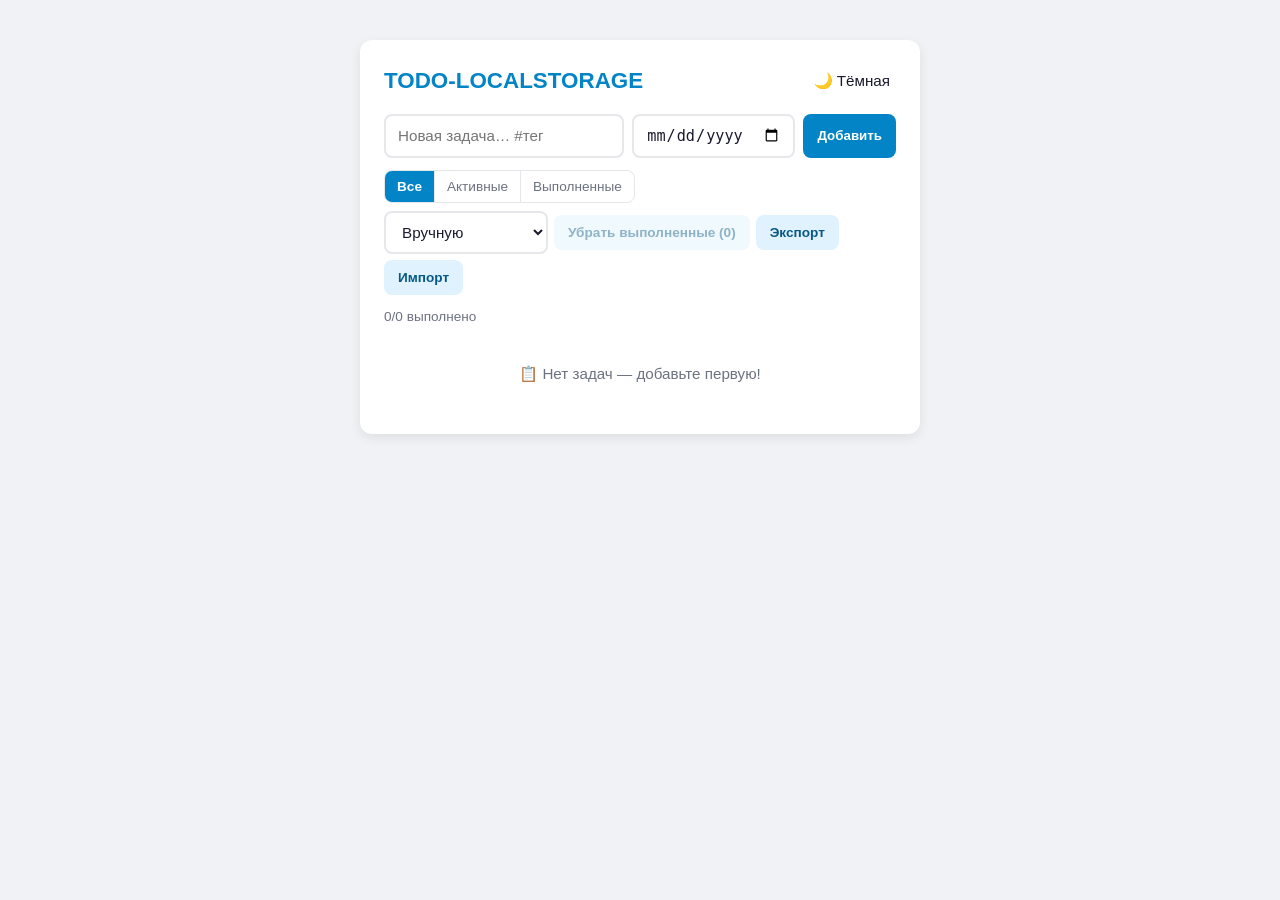
<file: src/index.html>
<!DOCTYPE html>
<html lang="ru" data-theme="auto">
<head>
  <meta charset="UTF-8">
  <meta name="viewport" content="width=device-width, initial-scale=1.0">
  <meta name="color-scheme" content="light dark">
  <meta http-equiv="Content-Security-Policy" content="default-src 'self'; script-src 'self'; style-src 'self' 'unsafe-inline'; img-src 'self' data:;">
  <title>TODO-LOCALSTORAGE</title>
  <link rel="stylesheet" href="styles.css">
</head>
<body>
  <div class="todo-container">
    <header class="todo-header">
      <h1>TODO-LOCALSTORAGE</h1>
      <button id="theme-toggle" type="button" class="btn-icon" aria-label="Переключить тему">🌙 Тёмная</button>
    </header>

    <form id="task-form">
      <input id="task-input" type="text" placeholder="Новая задача… #тег" required maxlength="500" autocomplete="off" aria-label="Текст задачи" />
      <input id="due-input" type="date" aria-label="Срок выполнения (необязательно)" />
      <button type="submit">Добавить</button>
    </form>

    <div class="toolbar" role="toolbar" aria-label="Фильтры и действия">
      <div class="segmented" role="group" aria-label="Фильтр задач">
        <button type="button" data-filter="all" class="seg-active" aria-pressed="true">Все</button>
        <button type="button" data-filter="active" aria-pressed="false">Активные</button>
        <button type="button" data-filter="completed" aria-pressed="false">Выполненные</button>
      </div>
      <div class="toolbar-right">
        <label class="visually-hidden" for="sort-select">Сортировка</label>
        <select id="sort-select" aria-label="Сортировка">
          <option value="manual">Вручную</option>
          <option value="date-desc">Сначала новые</option>
          <option value="date-asc">Сначала старые</option>
          <option value="alpha">По алфавиту</option>
        </select>
        <button id="clear-completed" type="button" class="btn-secondary">Убрать выполненные (0)</button>
        <button id="export-btn" type="button" class="btn-secondary" aria-label="Экспорт задач в JSON">Экспорт</button>
        <button id="import-btn" type="button" class="btn-secondary" aria-label="Импорт задач из JSON">Импорт</button>
        <input id="import-file" type="file" accept="application/json,.json" class="visually-hidden" aria-hidden="true" tabindex="-1" />
      </div>
    </div>

    <div id="tag-chips" class="tag-chips" role="group" aria-label="Фильтр по тегам" style="display:none;"></div>

    <div id="task-counter" class="task-counter" role="status"></div>

    <div id="empty-state" class="empty-state" style="display:none;">
      <p>📋 Нет задач — добавьте первую!</p>
    </div>

    <ul id="task-list" role="list" aria-label="Список задач"></ul>
  </div>

  <div id="snackbar" class="snackbar" role="status" aria-live="polite">
    <span id="snackbar-text"></span>
    <button id="undo-btn" type="button" class="btn-secondary">Отменить</button>
  </div>

  <script src="core.js"></script>
  <script src="app.js"></script>
</body>
</html>
</file>
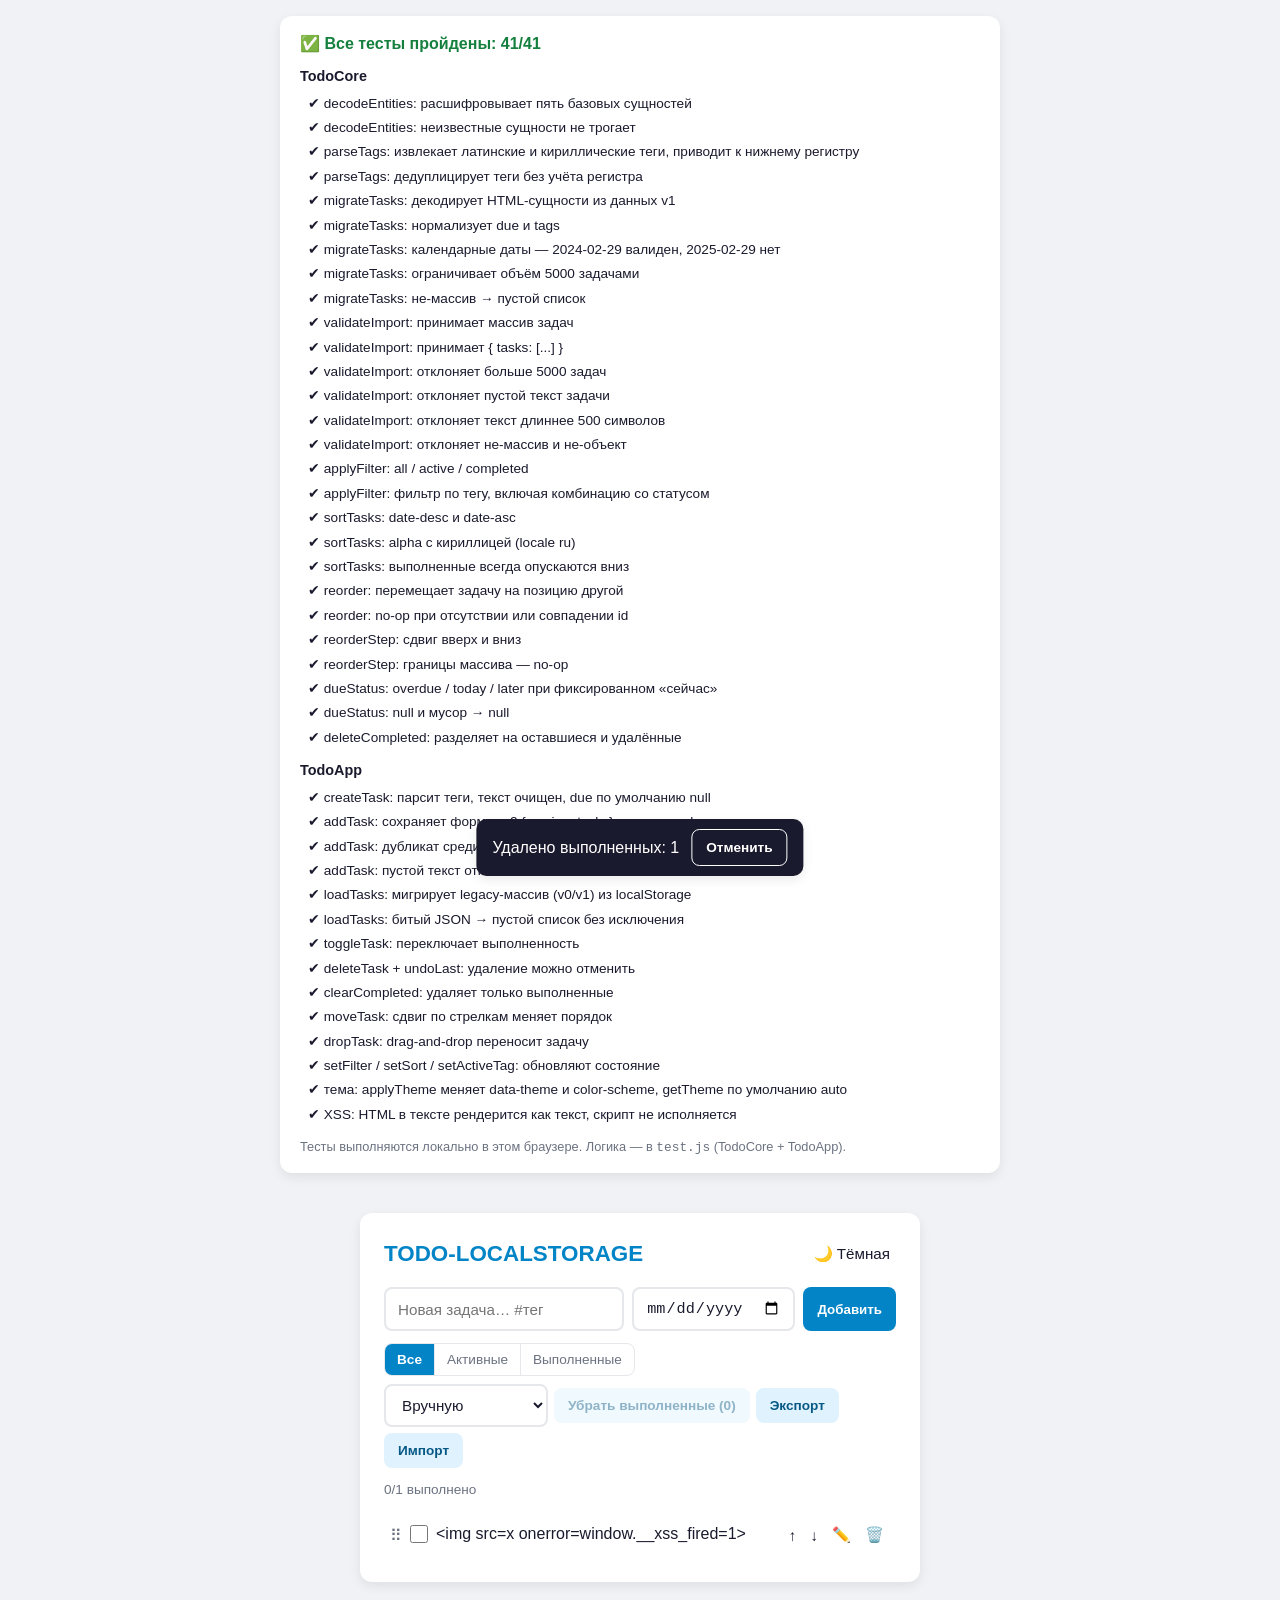
<file: src/test.html>
<!DOCTYPE html>
<html lang="ru" data-theme="auto">
<head>
  <meta charset="UTF-8">
  <meta name="viewport" content="width=device-width, initial-scale=1.0">
  <meta name="color-scheme" content="light dark">
  <meta http-equiv="Content-Security-Policy" content="default-src 'self'; script-src 'self'; style-src 'self' 'unsafe-inline'; img-src 'self' data:;">
  <title>TODO-LOCALSTORAGE — тесты</title>
  <link rel="stylesheet" href="styles.css">
  <style>
    .test-panel { max-width: 720px; margin: 16px auto 0; padding: 16px 20px; }
    .test-summary { font-weight: 700; margin-bottom: 8px; }
    .test-summary.all-pass { color: #15803d; }
    .test-summary.has-fail { color: var(--overdue); }
    .test-section { font-weight: 700; margin: 10px 0 4px; font-size: 0.9rem; }
    .test-case { font-size: 0.85rem; padding: 2px 0; }
    .test-case.fail { color: var(--overdue); }
    .test-case .err { color: var(--text-muted); font-family: monospace; font-size: 0.78rem; }
    .test-note { color: var(--text-muted); font-size: 0.8rem; margin-top: 10px; }
  </style>
</head>
<body>
  <!-- Test results -->
  <section id="test-results" class="todo-container test-panel" aria-label="Результаты тестов">
    <div id="test-summary" class="test-summary">Запуск тестов…</div>
    <div id="test-output"></div>
    <p class="test-note">Тесты выполняются локально в этом браузере. Логика — в <code>test.js</code> (TodoCore + TodoApp).</p>
  </section>

  <!-- Same DOM as index.html so app.js can initialize and render -->
  <div class="todo-container">
    <header class="todo-header">
      <h1>TODO-LOCALSTORAGE</h1>
      <button id="theme-toggle" type="button" class="btn-icon" aria-label="Переключить тему">🌙 Тёмная</button>
    </header>

    <form id="task-form">
      <input id="task-input" type="text" placeholder="Новая задача… #тег" required maxlength="500" autocomplete="off" aria-label="Текст задачи" />
      <input id="due-input" type="date" aria-label="Срок выполнения (необязательно)" />
      <button type="submit">Добавить</button>
    </form>

    <div class="toolbar" role="toolbar" aria-label="Фильтры и действия">
      <div class="segmented" role="group" aria-label="Фильтр задач">
        <button type="button" data-filter="all" class="seg-active" aria-pressed="true">Все</button>
        <button type="button" data-filter="active" aria-pressed="false">Активные</button>
        <button type="button" data-filter="completed" aria-pressed="false">Выполненные</button>
      </div>
      <div class="toolbar-right">
        <label class="visually-hidden" for="sort-select">Сортировка</label>
        <select id="sort-select" aria-label="Сортировка">
          <option value="manual">Вручную</option>
          <option value="date-desc">Сначала новые</option>
          <option value="date-asc">Сначала старые</option>
          <option value="alpha">По алфавиту</option>
        </select>
        <button id="clear-completed" type="button" class="btn-secondary">Убрать выполненные (0)</button>
        <button id="export-btn" type="button" class="btn-secondary" aria-label="Экспорт задач в JSON">Экспорт</button>
        <button id="import-btn" type="button" class="btn-secondary" aria-label="Импорт задач из JSON">Импорт</button>
        <input id="import-file" type="file" accept="application/json,.json" class="visually-hidden" aria-hidden="true" tabindex="-1" />
      </div>
    </div>

    <div id="tag-chips" class="tag-chips" role="group" aria-label="Фильтр по тегам" style="display:none;"></div>

    <div id="task-counter" class="task-counter" role="status"></div>

    <div id="empty-state" class="empty-state" style="display:none;">
      <p>📋 Нет задач — добавьте первую!</p>
    </div>

    <ul id="task-list" role="list" aria-label="Список задач"></ul>
  </div>

  <div id="snackbar" class="snackbar" role="status" aria-live="polite">
    <span id="snackbar-text"></span>
    <button id="undo-btn" type="button" class="btn-secondary">Отменить</button>
  </div>

  <script src="core.js"></script>
  <script src="app.js"></script>
  <script src="test.js"></script>
</body>
</html>
</file>
<file: src/styles.css>
:root {
  --bg: #f0f2f5;
  --surface: #ffffff;
  --text: #1a1a2e;
  --text-muted: #6b7280;
  --border: #e5e7eb;
  --accent: #0284c7;
  --accent-strong: #0369a1;
  --accent-contrast: #ffffff;
  --danger-bg: #fee2e2;
  --chip-bg: #e0f2fe;
  --chip-text: #075985;
  --overdue: #dc2626;
  --today: #d97706;
  --later: #6b7280;
  --shadow: 0 4px 12px rgba(0, 0, 0, 0.08);
  color-scheme: light;
}

[data-theme="dark"] {
  --bg: #0b1220;
  --surface: #151d2e;
  --text: #e5e7eb;
  --text-muted: #9ca3af;
  --border: #27324a;
  --accent: #38bdf8;
  --accent-strong: #7dd3fc;
  --accent-contrast: #0b1220;
  --danger-bg: #7f1d1d;
  --chip-bg: #0c4a6e;
  --chip-text: #bae6fd;
  --overdue: #f87171;
  --today: #fbbf24;
  --later: #9ca3af;
  --shadow: 0 4px 16px rgba(0, 0, 0, 0.45);
  color-scheme: dark;
}

* { margin: 0; padding: 0; box-sizing: border-box; }

body {
  font-family: -apple-system, BlinkMacSystemFont, 'Segoe UI', Roboto, sans-serif;
  background: var(--bg);
  color: var(--text);
  line-height: 1.5;
  transition: background 0.2s, color 0.2s;
}

.todo-container {
  background: var(--surface);
  max-width: 560px;
  margin: 40px auto;
  padding: 24px;
  border-radius: 12px;
  box-shadow: var(--shadow);
}

.todo-header {
  display: flex;
  align-items: center;
  justify-content: space-between;
  margin-bottom: 16px;
}

h1 { font-size: 1.4rem; color: var(--accent); }

#task-form { display: flex; gap: 8px; margin-bottom: 12px; flex-wrap: wrap; }

#task-input { flex: 1 1 200px; }
#due-input { flex: 0 1 150px; }

#task-input, #due-input, #sort-select {
  padding: 10px 12px;
  border: 2px solid var(--border);
  border-radius: 8px;
  font-size: 0.95rem;
  background: var(--surface);
  color: var(--text);
  transition: border-color 0.2s;
}

#task-input:focus, #due-input:focus, #sort-select:focus {
  outline: none;
  border-color: var(--accent);
}

#task-form button, .btn-secondary {
  padding: 10px 14px;
  border: none;
  border-radius: 8px;
  font-weight: 600;
  cursor: pointer;
  transition: background 0.2s, opacity 0.2s;
}

#task-form button { background: var(--accent); color: var(--accent-contrast); }
#task-form button:hover { background: var(--accent-strong); }

.btn-secondary {
  background: var(--chip-bg);
  color: var(--chip-text);
  font-size: 0.85rem;
}
.btn-secondary:hover { filter: brightness(0.95); }
.btn-secondary:disabled { opacity: 0.45; cursor: not-allowed; }

.toolbar {
  display: flex;
  flex-wrap: wrap;
  gap: 8px;
  align-items: center;
  justify-content: space-between;
  margin-bottom: 12px;
}

.toolbar-right { display: flex; flex-wrap: wrap; gap: 6px; align-items: center; }

.segmented {
  display: inline-flex;
  border: 1px solid var(--border);
  border-radius: 8px;
  overflow: hidden;
}

.segmented button {
  border: none;
  background: transparent;
  color: var(--text-muted);
  padding: 8px 12px;
  font-size: 0.85rem;
  cursor: pointer;
  transition: background 0.15s, color 0.15s;
}

.segmented button + button { border-left: 1px solid var(--border); }
.segmented button.seg-active { background: var(--accent); color: var(--accent-contrast); font-weight: 600; }

.tag-chips { display: flex; flex-wrap: wrap; gap: 6px; margin-bottom: 12px; }

.chip {
  border: none;
  background: var(--chip-bg);
  color: var(--chip-text);
  border-radius: 999px;
  padding: 3px 10px;
  font-size: 0.78rem;
  cursor: pointer;
  transition: transform 0.15s, filter 0.15s;
}
.chip:hover { transform: translateY(-1px); }
.chip-active { outline: 2px solid var(--accent); outline-offset: 1px; font-weight: 700; }

.task-counter { font-size: 0.85rem; color: var(--text-muted); margin-bottom: 12px; }

.empty-state { text-align: center; padding: 24px; color: var(--text-muted); font-size: 0.95rem; }

#task-list { list-style: none; padding: 0; margin: 0; }

.task-item {
  display: flex;
  align-items: flex-start;
  gap: 8px;
  padding: 10px 6px;
  border-bottom: 1px solid var(--border);
  border-radius: 6px;
  transition: background 0.15s;
}
.task-item:last-child { border-bottom: none; }
.task-item:hover { background: color-mix(in srgb, var(--accent) 6%, transparent); }
.task-item.is-completed { opacity: 0.65; }

.task-item.dragging { opacity: 0.4; }
.task-item.drop-target { outline: 2px dashed var(--accent); outline-offset: -2px; }

.grip { color: var(--text-muted); cursor: grab; padding-top: 2px; user-select: none; }

.task-item input[type="checkbox"] {
  width: 18px; height: 18px;
  margin-top: 3px;
  cursor: pointer;
  accent-color: var(--accent);
}

.task-content { flex: 1; min-width: 0; }

.task-text { cursor: pointer; padding: 2px 0; user-select: none; word-break: break-word; }
.task-item.is-completed .task-text { text-decoration: line-through; color: var(--text-muted); }

.task-meta { display: flex; flex-wrap: wrap; gap: 6px; margin-top: 4px; }

.badge { font-size: 0.72rem; border-radius: 999px; padding: 2px 8px; background: var(--chip-bg); color: var(--chip-text); }
.badge.due-overdue { background: var(--danger-bg); color: var(--overdue); font-weight: 700; }
.badge.due-today { color: var(--today); font-weight: 700; }
.badge.due-later { color: var(--later); }

.task-actions { display: flex; gap: 2px; }

.btn-icon {
  background: none;
  border: none;
  cursor: pointer;
  font-size: 0.95rem;
  padding: 4px 6px;
  border-radius: 4px;
  color: var(--text);
  transition: background 0.15s;
}
.btn-icon:hover { background: var(--chip-bg); }

.snackbar {
  position: fixed;
  left: 50%;
  bottom: 24px;
  transform: translate(-50%, 200%);
  display: flex;
  align-items: center;
  gap: 12px;
  background: var(--text);
  color: var(--surface);
  padding: 10px 16px;
  border-radius: 10px;
  box-shadow: var(--shadow);
  transition: transform 0.25s ease;
  z-index: 10;
}
.snackbar.visible { transform: translate(-50%, 0); }
.snackbar .btn-secondary { background: transparent; color: inherit; border: 1px solid currentColor; }

.visually-hidden {
  position: absolute;
  width: 1px; height: 1px;
  margin: -1px; padding: 0;
  overflow: hidden;
  clip: rect(0 0 0 0);
  white-space: nowrap;
  border: 0;
}

:focus-visible { outline: 2px solid var(--accent); outline-offset: 2px; }

@media (prefers-reduced-motion: reduce) {
  *, *::before, *::after { transition: none !important; animation: none !important; }
}

@media (max-width: 560px) {
  .todo-container { margin: 12px; padding: 16px; }
  #due-input { flex: 1 1 140px; }
}
</file>
